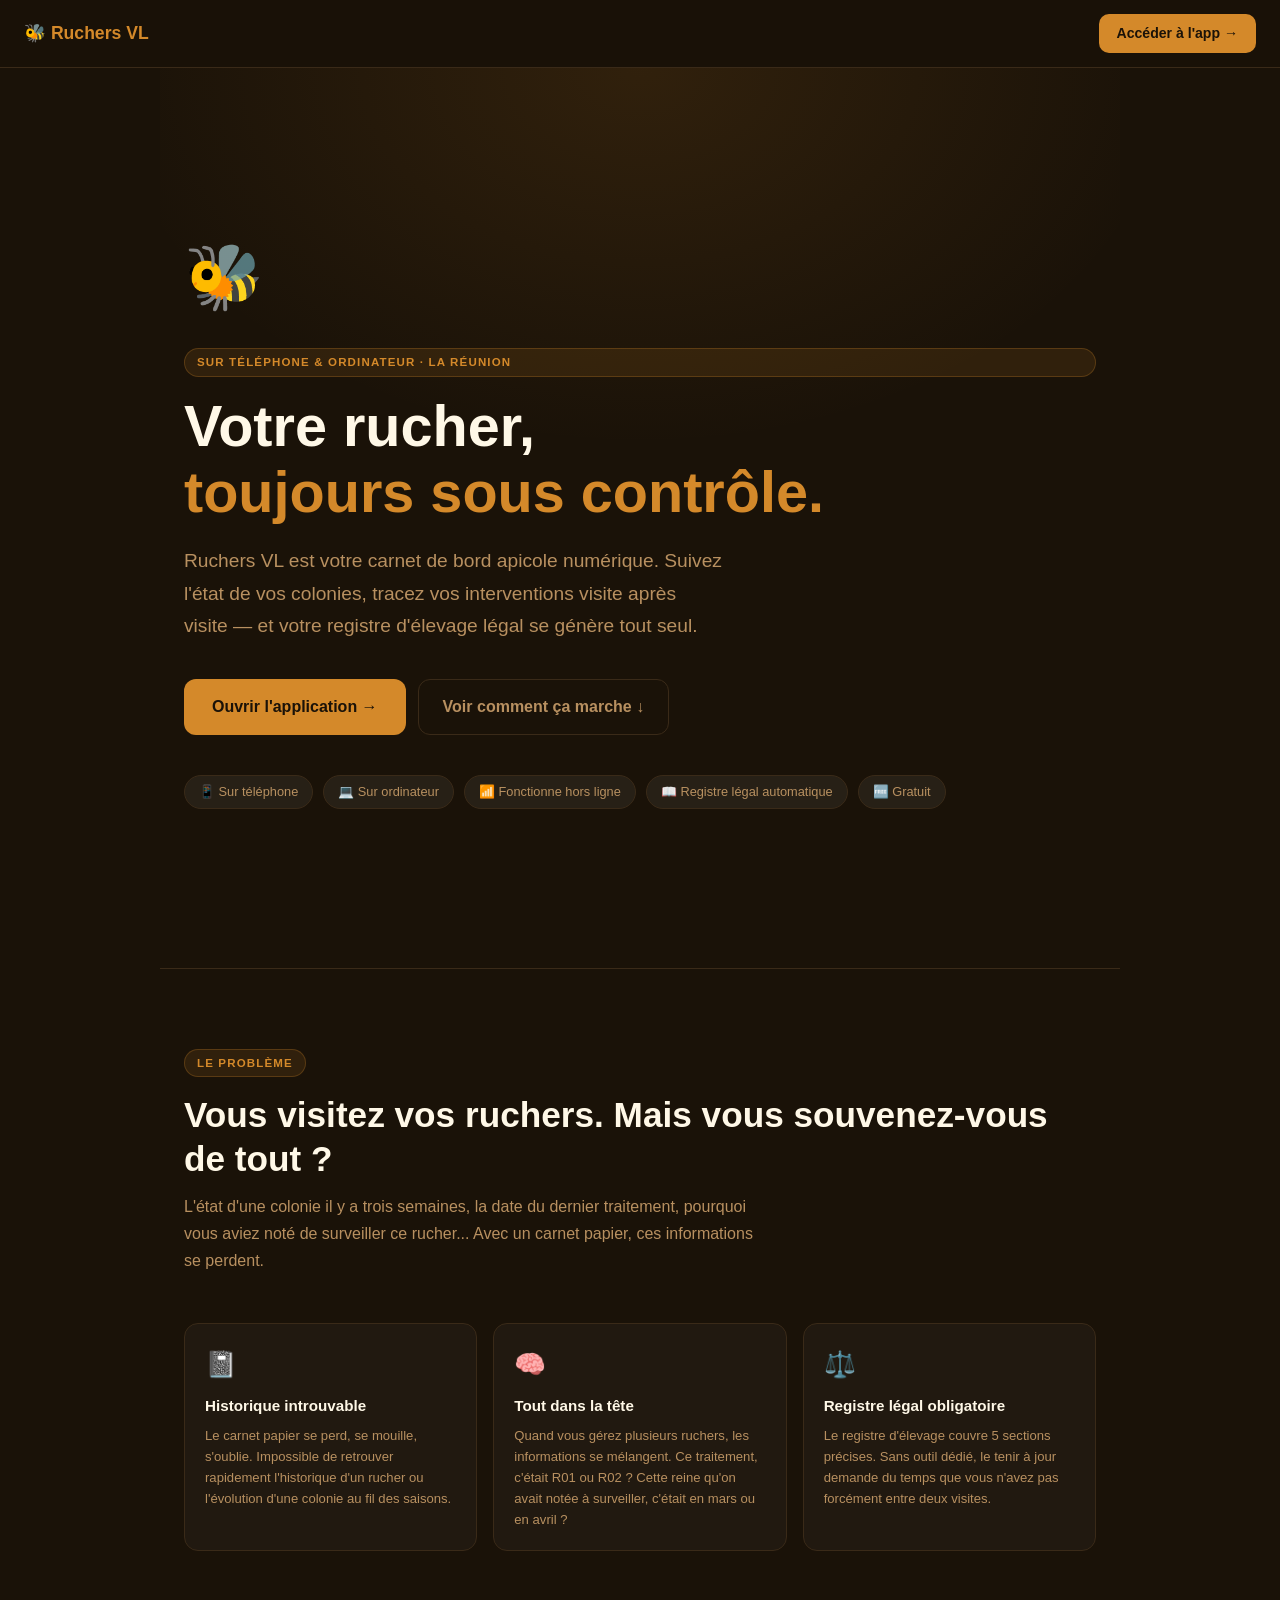
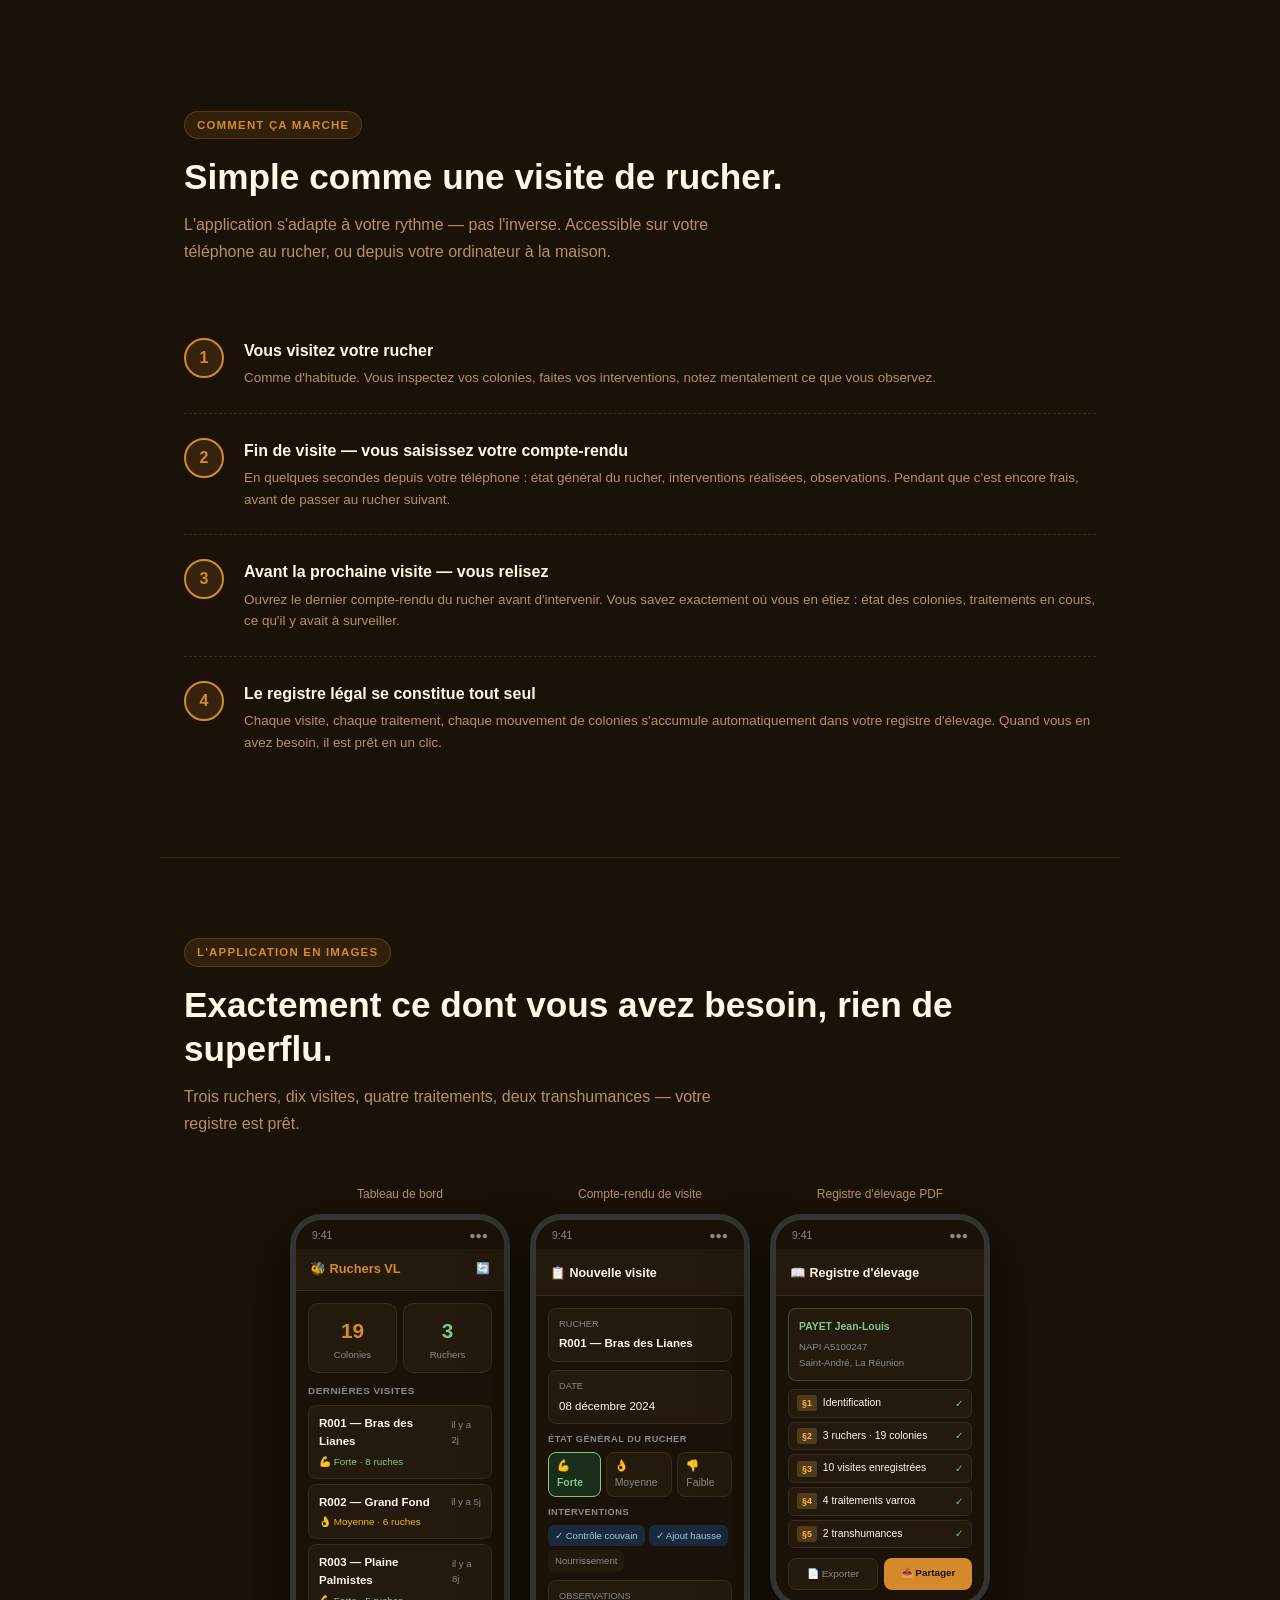
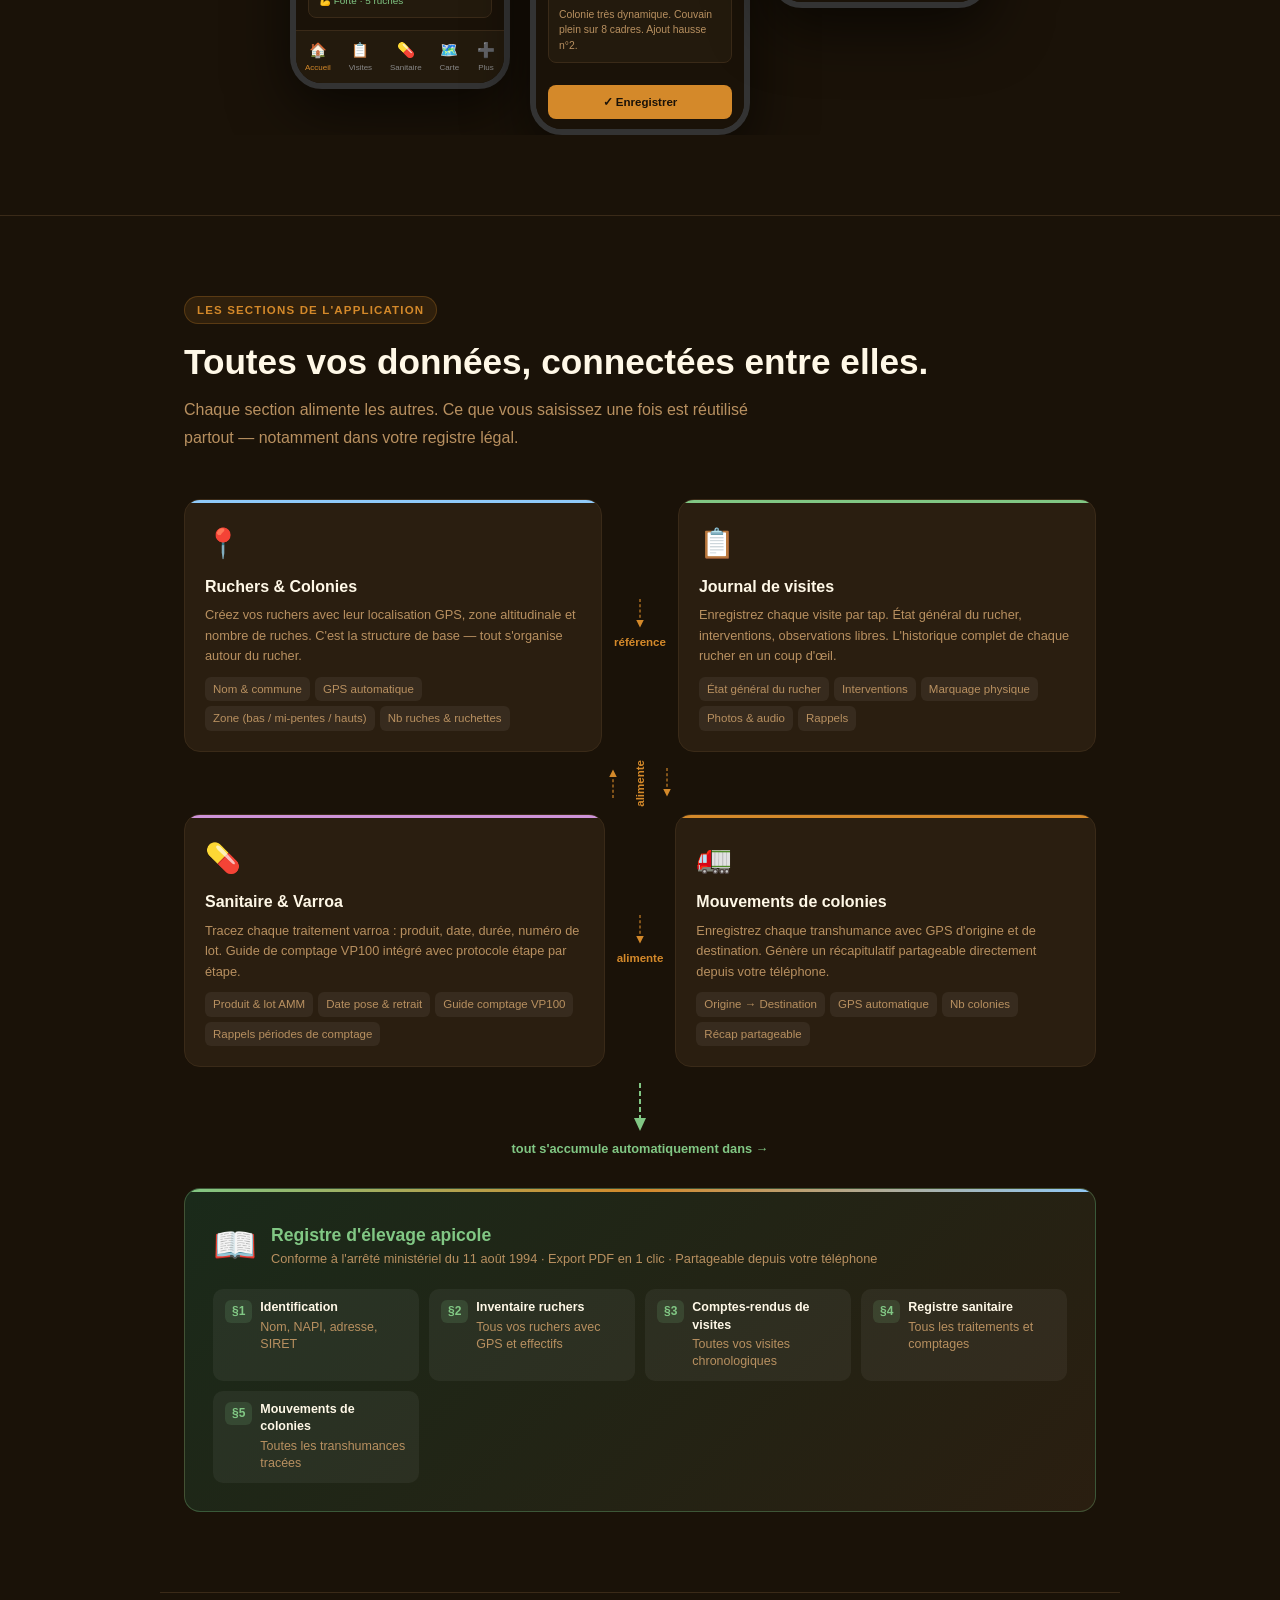
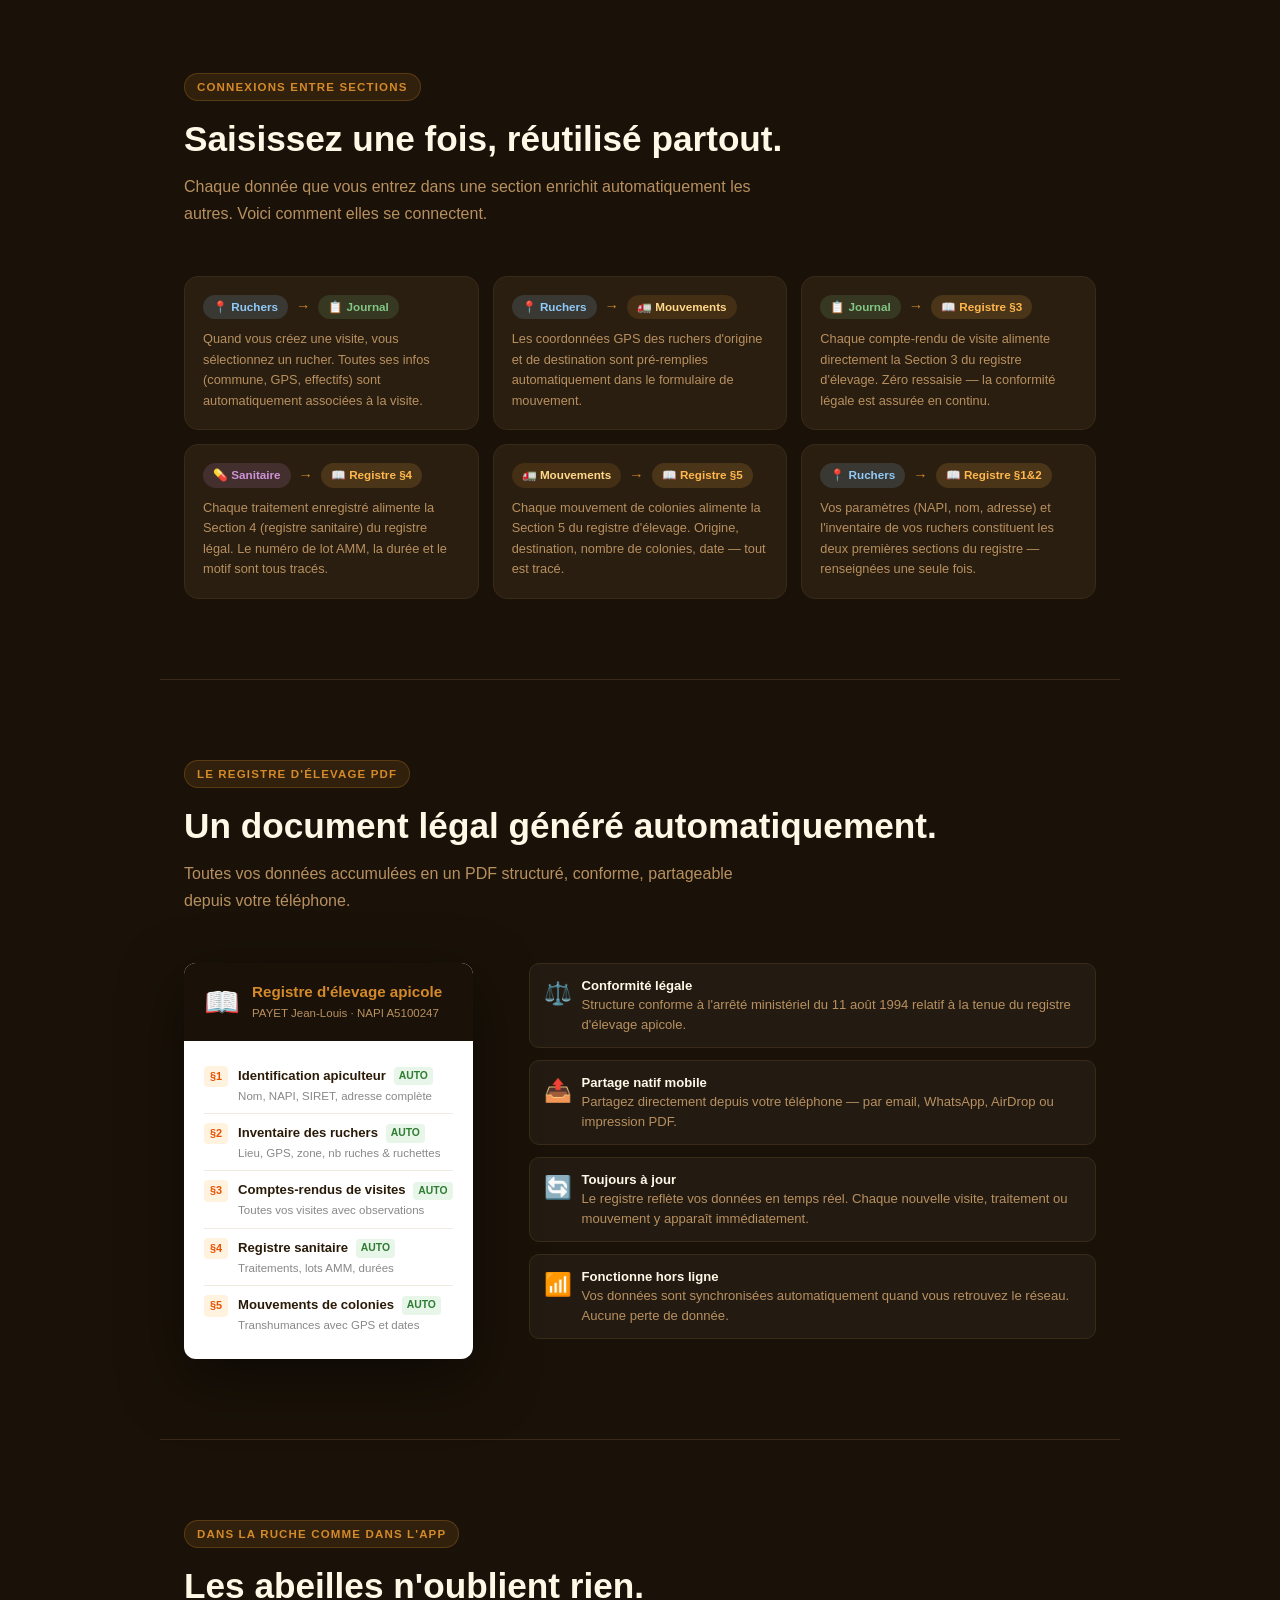
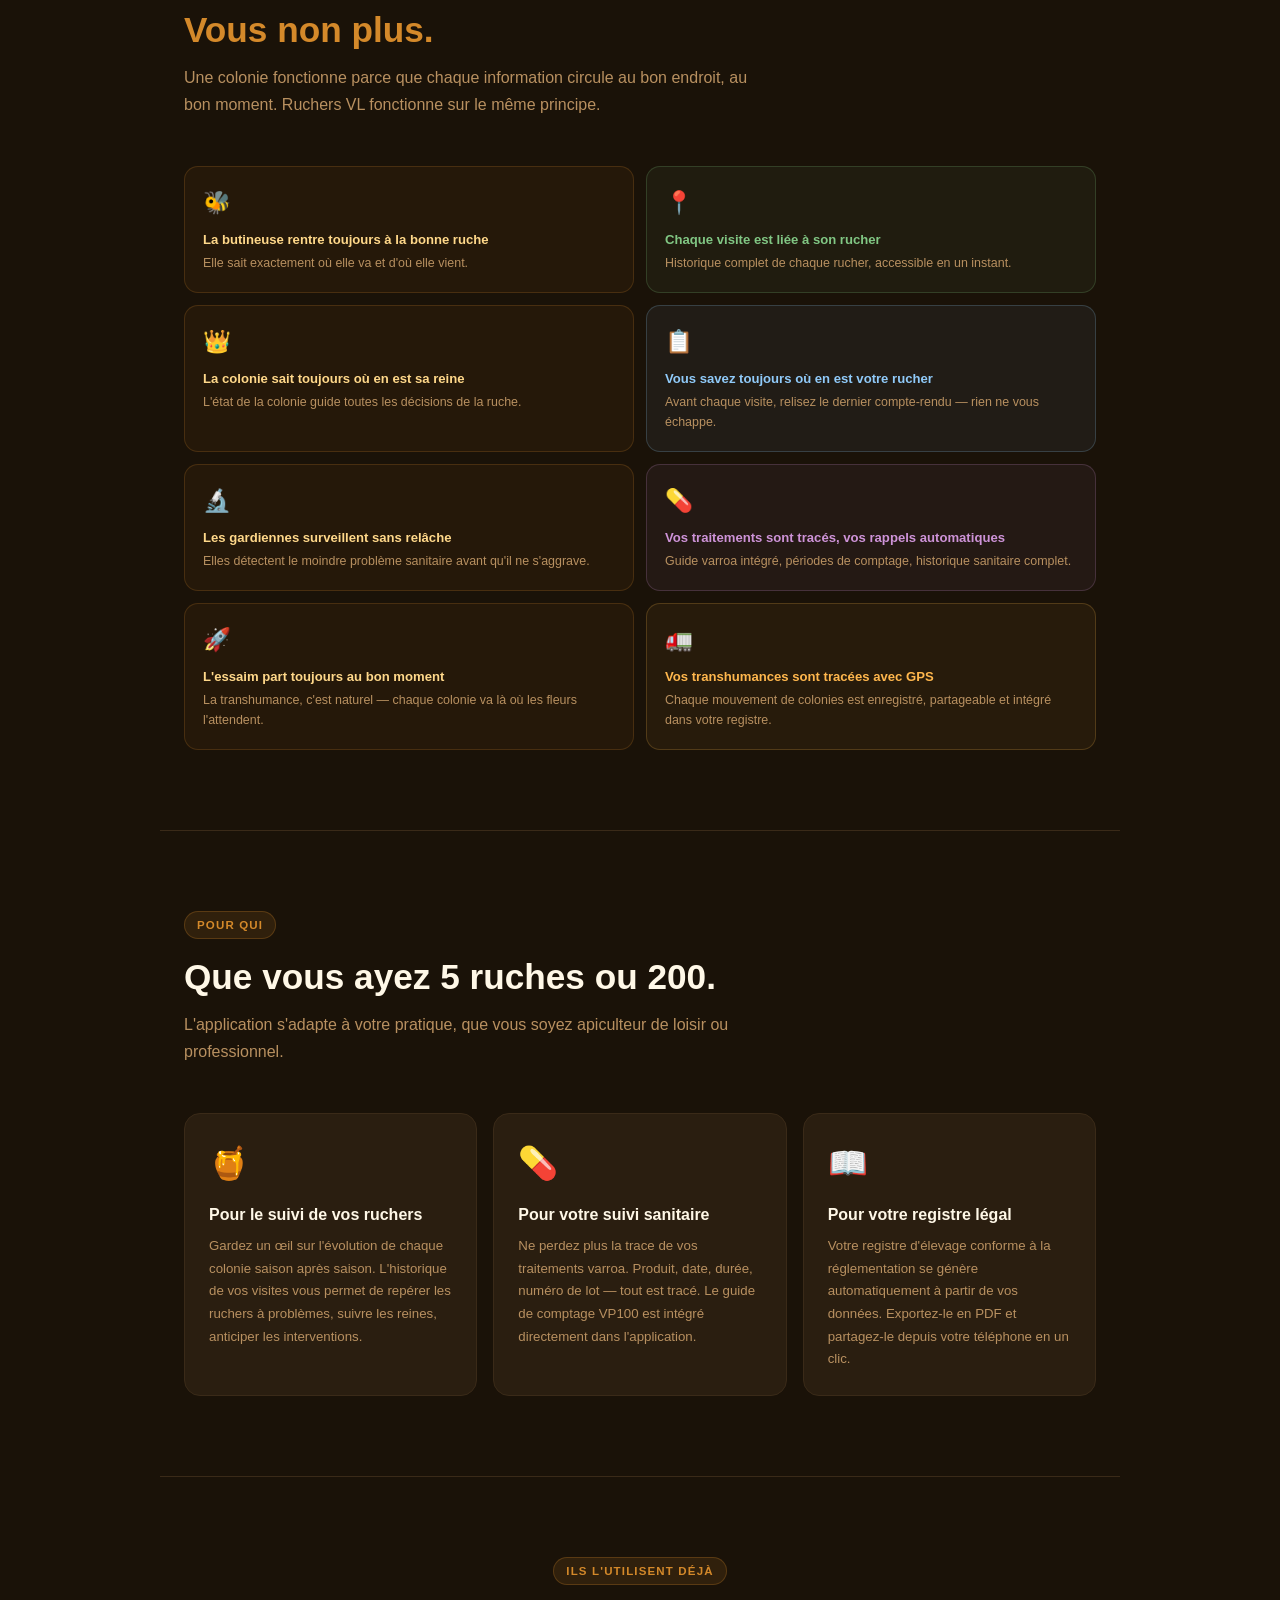
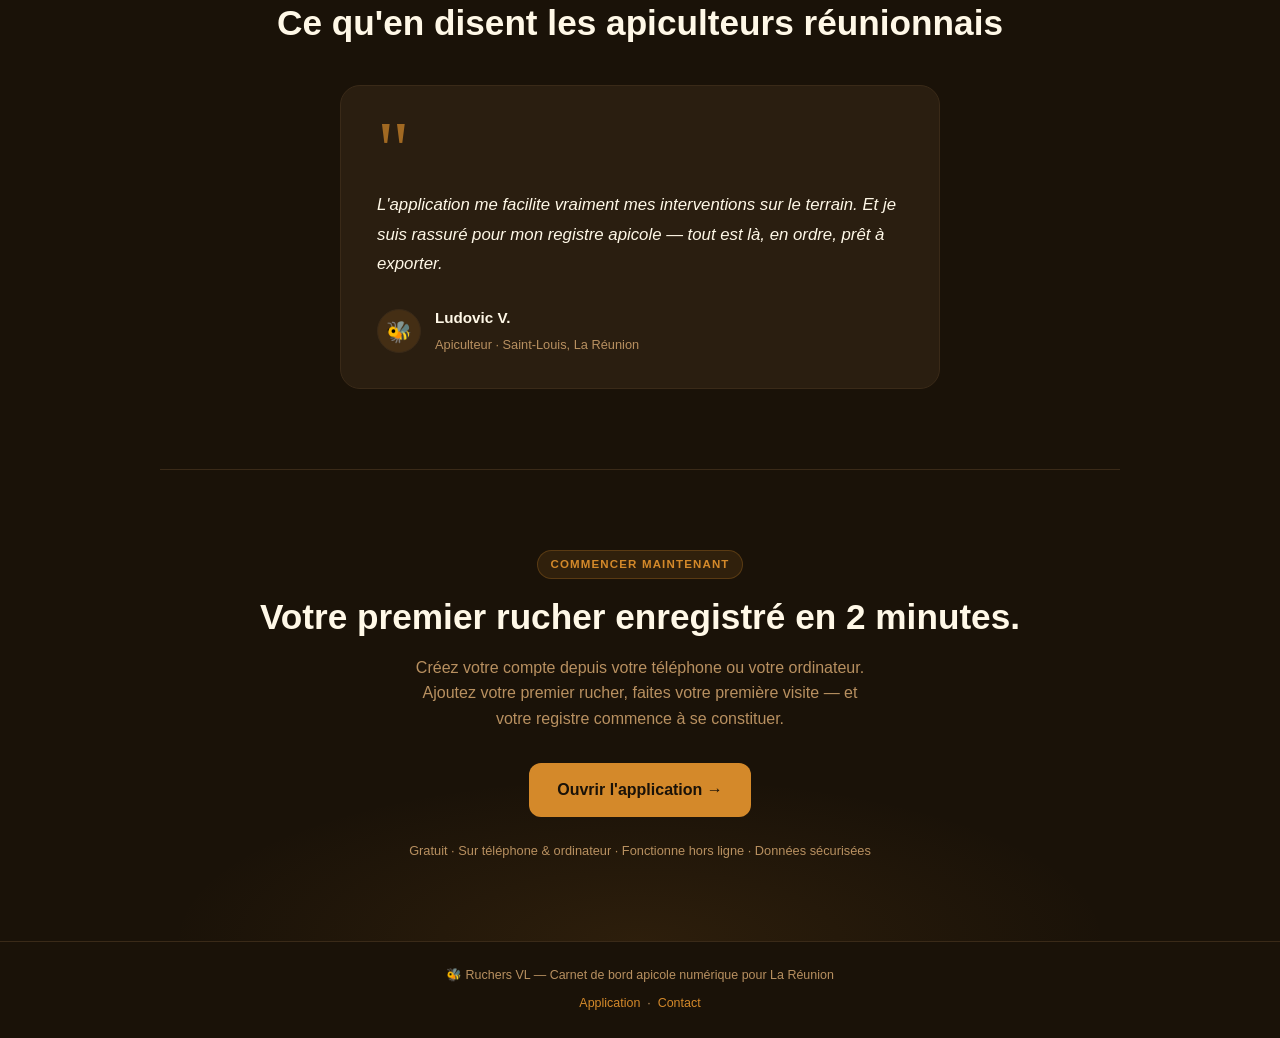
<file: index.html>
<!DOCTYPE html>
<html lang="fr">
<head>
<meta charset="UTF-8">
<meta name="viewport" content="width=device-width, initial-scale=1.0">
<title>Ruchers VL — Carnet de bord apicole numérique</title>
<meta name="description" content="Ruchers VL est votre carnet de bord apicole numérique. Suivez vos ruchers, tracez vos traitements et générez votre registre d'élevage légal automatiquement.">
<style>
  *, *::before, *::after { box-sizing: border-box; margin: 0; padding: 0; }

  :root {
    --honey: #D4892A;
    --honey-light: #FFD88A;
    --dark: #1A1208;
    --dark2: #231A0D;
    --card: #2a1e10;
    --border: #3a2a18;
    --soft: #b89060;
    --fg: #FFF8E7;
    --green: #81C784;
    --blue: #90CAF9;
    --purple: #CE93D8;
    --red: #EF9A9A;
  }

  html { scroll-behavior: smooth; }

  body {
    font-family: -apple-system, BlinkMacSystemFont, 'Segoe UI', sans-serif;
    background: var(--dark);
    color: var(--fg);
    line-height: 1.6;
    overflow-x: hidden;
  }

  /* ── NAV ── */
  nav {
    position: sticky; top: 0; z-index: 100;
    background: rgba(26,18,8,0.92);
    backdrop-filter: blur(12px);
    border-bottom: 1px solid var(--border);
    padding: 14px 24px;
    display: flex; align-items: center; justify-content: space-between;
  }
  .nav-logo { font-size: 1.1rem; font-weight: 800; color: var(--honey); }
  .nav-cta {
    background: var(--honey); color: var(--dark); font-weight: 700;
    padding: 8px 18px; border-radius: 10px; text-decoration: none;
    font-size: 0.88rem; transition: opacity 0.2s;
  }
  .nav-cta:hover { opacity: 0.85; }

  /* ── SECTIONS ── */
  section { padding: 80px 24px; max-width: 960px; margin: 0 auto; }
  .section-full { max-width: 100%; padding: 80px 0; }
  .section-full > .inner { max-width: 960px; margin: 0 auto; padding: 0 24px; }

  .label {
    display: inline-block;
    font-size: 0.72rem; font-weight: 700; text-transform: uppercase;
    letter-spacing: 0.1em; color: var(--honey);
    background: rgba(212,137,42,0.12); border: 1px solid rgba(212,137,42,0.25);
    border-radius: 20px; padding: 4px 12px; margin-bottom: 16px;
  }
  h2 {
    font-size: clamp(1.6rem, 4vw, 2.2rem);
    font-weight: 800; line-height: 1.25;
    margin-bottom: 12px;
  }
  .sub {
    font-size: 1rem; color: var(--soft); line-height: 1.7;
    max-width: 580px; margin-bottom: 48px;
  }

  /* ── HERO ── */
  #hero {
    min-height: 100vh;
    display: flex; flex-direction: column; justify-content: center;
    padding-top: 40px; padding-bottom: 40px;
    background: radial-gradient(ellipse 80% 60% at 50% 0%, rgba(212,137,42,0.12) 0%, transparent 70%);
  }
  .hero-bee { font-size: 4rem; margin-bottom: 20px; display: block; }
  #hero h1 {
    font-size: clamp(2.2rem, 6vw, 3.6rem);
    font-weight: 900; line-height: 1.15;
    margin-bottom: 20px;
  }
  .highlight { color: var(--honey); }
  #hero p {
    font-size: clamp(1rem, 2.5vw, 1.2rem);
    color: var(--soft); max-width: 540px;
    margin-bottom: 36px; line-height: 1.7;
  }
  .hero-btns { display: flex; gap: 12px; flex-wrap: wrap; }
  .btn-primary {
    background: var(--honey); color: var(--dark);
    font-weight: 800; font-size: 1rem;
    padding: 14px 28px; border-radius: 12px;
    text-decoration: none; transition: transform 0.15s, opacity 0.15s;
    display: inline-flex; align-items: center; gap: 8px;
  }
  .btn-primary:hover { transform: translateY(-2px); opacity: 0.9; }
  .btn-secondary {
    background: transparent; color: var(--soft);
    font-weight: 600; font-size: 1rem;
    padding: 14px 24px; border-radius: 12px;
    border: 1px solid var(--border);
    text-decoration: none; transition: border-color 0.15s, color 0.15s;
    display: inline-flex; align-items: center; gap: 8px;
  }
  .btn-secondary:hover { border-color: var(--honey); color: var(--honey); }
  .hero-badges {
    display: flex; gap: 10px; flex-wrap: wrap;
    margin-top: 40px;
  }
  .badge-pill {
    background: rgba(255,248,231,0.06);
    border: 1px solid var(--border);
    border-radius: 20px; padding: 6px 14px;
    font-size: 0.8rem; color: var(--soft);
    display: flex; align-items: center; gap: 6px;
  }

  /* ── PROBLÈME ── */
  #probleme { border-top: 1px solid var(--border); }
  .prob-grid {
    display: grid;
    grid-template-columns: repeat(auto-fit, minmax(260px, 1fr));
    gap: 16px; margin-top: 16px;
  }
  .prob-card {
    background: rgba(255,255,255,0.03);
    border: 1px solid var(--border);
    border-radius: 14px; padding: 20px;
  }
  .prob-card .icon { font-size: 1.6rem; margin-bottom: 10px; }
  .prob-card h3 { font-size: 0.95rem; font-weight: 700; margin-bottom: 6px; }
  .prob-card p { font-size: 0.82rem; color: var(--soft); line-height: 1.6; }
  .arrow-right {
    display: flex; align-items: center; justify-content: center;
    font-size: 1.4rem; color: var(--honey);
  }

  /* ── WORKFLOW ── */
  #workflow { border-top: 1px solid var(--border); }
  .workflow-steps {
    display: flex; flex-direction: column; gap: 0;
    position: relative; margin-top: 8px;
  }
  .workflow-step {
    display: flex; gap: 20px; align-items: flex-start;
    padding: 24px 0;
    border-bottom: 1px dashed var(--border);
  }
  .workflow-step:last-child { border-bottom: none; }
  .step-num {
    min-width: 40px; height: 40px;
    border-radius: 50%;
    background: rgba(212,137,42,0.15);
    border: 2px solid var(--honey);
    color: var(--honey); font-weight: 800; font-size: 1rem;
    display: flex; align-items: center; justify-content: center;
    flex-shrink: 0;
  }
  .step-content h3 { font-size: 1rem; font-weight: 700; margin-bottom: 4px; }
  .step-content p { font-size: 0.84rem; color: var(--soft); line-height: 1.6; }

  /* ── SECTIONS APP ── */
  #sections-app { border-top: 1px solid var(--border); }
  .sections-flow {
    display: flex; flex-direction: column; gap: 12px;
    margin-top: 8px;
  }
  .section-row {
    display: grid;
    grid-template-columns: 1fr auto 1fr;
    gap: 12px; align-items: center;
  }
  .app-section-card {
    background: var(--card);
    border: 1px solid var(--border);
    border-radius: 16px; padding: 20px;
    position: relative; overflow: hidden;
  }
  .app-section-card::before {
    content: ''; position: absolute;
    top: 0; left: 0; right: 0; height: 3px;
  }
  .card-ruchers::before { background: var(--blue); }
  .card-journal::before { background: var(--green); }
  .card-sanitaire::before { background: var(--purple); }
  .card-mouvements::before { background: var(--honey); }
  .card-registre::before { background: linear-gradient(90deg, var(--honey), var(--green)); }

  .card-icon { font-size: 1.8rem; margin-bottom: 8px; }
  .card-title { font-size: 1rem; font-weight: 800; margin-bottom: 6px; }
  .card-desc { font-size: 0.8rem; color: var(--soft); line-height: 1.6; margin-bottom: 10px; }
  .card-tags { display: flex; flex-wrap: wrap; gap: 5px; }
  .tag {
    background: rgba(255,255,255,0.06);
    border-radius: 6px; padding: 3px 8px;
    font-size: 0.72rem; color: var(--soft);
  }

  .flow-arrow {
    display: flex; flex-direction: column;
    align-items: center; gap: 4px;
    color: var(--honey); font-size: 0.72rem;
    font-weight: 600; white-space: nowrap;
  }
  .flow-arrow svg { width: 20px; height: 30px; }

  /* Registre card — pleine largeur */
  .registre-card {
    background: linear-gradient(135deg, #1a2a1a 0%, var(--card) 100%);
    border: 1px solid rgba(129,199,132,0.3);
    border-radius: 16px; padding: 28px;
    margin-top: 12px;
    position: relative; overflow: hidden;
  }
  .registre-card::before {
    content: '';
    position: absolute; top: 0; left: 0; right: 0; height: 3px;
    background: linear-gradient(90deg, var(--green), var(--honey), var(--blue));
  }
  .sections-list {
    display: grid;
    grid-template-columns: repeat(auto-fill, minmax(180px, 1fr));
    gap: 10px; margin-top: 16px;
  }
  .section-item {
    background: rgba(255,255,255,0.05);
    border-radius: 10px; padding: 10px 12px;
    display: flex; align-items: flex-start; gap: 8px;
  }
  .section-item .snum {
    background: rgba(129,199,132,0.15);
    color: var(--green); font-weight: 700;
    font-size: 0.75rem; border-radius: 6px;
    padding: 2px 7px; flex-shrink: 0; margin-top: 1px;
  }
  .section-item p { font-size: 0.78rem; color: var(--soft); line-height: 1.4; }
  .section-item p strong { color: var(--fg); display: block; margin-bottom: 2px; }

  /* ── CONNEXIONS ── */
  #connexions { border-top: 1px solid var(--border); }
  .connexion-grid {
    display: grid;
    grid-template-columns: repeat(auto-fill, minmax(280px, 1fr));
    gap: 14px; margin-top: 16px;
  }
  .connexion-card {
    background: var(--card);
    border: 1px solid var(--border);
    border-radius: 14px; padding: 18px;
  }
  .connexion-card .from-to {
    display: flex; align-items: center; gap: 8px;
    margin-bottom: 10px;
  }
  .chip {
    padding: 3px 10px; border-radius: 20px;
    font-size: 0.73rem; font-weight: 700;
  }
  .chip-blue { background: rgba(144,202,249,0.15); color: var(--blue); }
  .chip-green { background: rgba(129,199,132,0.15); color: var(--green); }
  .chip-purple { background: rgba(206,147,216,0.15); color: var(--purple); }
  .chip-honey { background: rgba(212,137,42,0.15); color: var(--honey-light); }
  .chip-amber { background: rgba(255,183,77,0.15); color: #FFB74D; }
  .connexion-card p { font-size: 0.8rem; color: var(--soft); line-height: 1.6; }

  /* ── PDF ── */
  #registre-pdf { border-top: 1px solid var(--border); }
  .pdf-preview {
    background: #fff;
    border-radius: 12px;
    overflow: hidden;
    box-shadow: 0 20px 60px rgba(0,0,0,0.5);
    max-width: 420px;
  }
  .pdf-header {
    background: var(--dark); padding: 16px 20px;
    display: flex; align-items: center; gap: 12px;
  }
  .pdf-header .icon { font-size: 1.8rem; }
  .pdf-header .info { flex: 1; }
  .pdf-header .title { font-size: 0.95rem; font-weight: 700; color: var(--honey); }
  .pdf-header .sub { font-size: 0.72rem; color: var(--soft); margin: 0; }
  .pdf-body { padding: 16px 20px; }
  .pdf-section {
    display: flex; align-items: flex-start; gap: 10px;
    padding: 8px 0;
    border-bottom: 1px solid #f0ebe0;
  }
  .pdf-section:last-child { border-bottom: none; }
  .pdf-num {
    background: #fff3e0; color: #E65100;
    font-size: 0.68rem; font-weight: 700;
    border-radius: 4px; padding: 2px 6px;
    flex-shrink: 0; margin-top: 1px;
  }
  .pdf-section .pdf-title { font-size: 0.82rem; font-weight: 700; color: #2a1a08; }
  .pdf-section .pdf-sub { font-size: 0.72rem; color: #888; margin-top: 1px; }
  .pdf-auto {
    background: #e8f5e9; color: #2E7D32;
    font-size: 0.65rem; font-weight: 600;
    border-radius: 4px; padding: 1px 5px;
    display: inline-block; margin-left: 4px; vertical-align: middle;
  }
  .pdf-info {
    display: flex; flex-direction: column; gap: 12px;
    margin-left: 24px;
  }
  .pdf-info-item {
    display: flex; align-items: flex-start; gap: 10px;
    padding: 12px 14px; border-radius: 10px;
    background: rgba(255,255,255,0.04);
    border: 1px solid var(--border);
  }
  .pdf-info-item p { font-size: 0.82rem; color: var(--soft); line-height: 1.5; }
  .pdf-info-item p strong { color: var(--fg); }

  /* ── POUR QUI ── */
  #pour-qui { border-top: 1px solid var(--border); }
  .audience-grid {
    display: grid;
    grid-template-columns: repeat(auto-fit, minmax(260px, 1fr));
    gap: 16px; margin-top: 16px;
  }
  .audience-card {
    background: var(--card);
    border: 1px solid var(--border);
    border-radius: 16px; padding: 24px;
  }
  .audience-card .icon { font-size: 2rem; margin-bottom: 12px; }
  .audience-card h3 { font-size: 1rem; font-weight: 800; margin-bottom: 8px; }
  .audience-card p { font-size: 0.83rem; color: var(--soft); line-height: 1.7; }

  /* ── TÉMOIGNAGE ── */
  #temoignage {
    border-top: 1px solid var(--border);
    text-align: center;
  }
  #temoignage h2 { margin-bottom: 40px; }
  .temoignage-card {
    max-width: 600px;
    margin: 0 auto;
    background: var(--card);
    border: 1px solid var(--border);
    border-radius: 20px;
    padding: 40px 36px 32px;
    position: relative;
    text-align: left;
  }
  .temoignage-quote {
    font-size: 5rem;
    line-height: 0.6;
    color: var(--honey);
    font-family: Georgia, serif;
    margin-bottom: 16px;
    opacity: 0.7;
  }
  .temoignage-texte {
    font-size: 1.05rem;
    line-height: 1.75;
    color: var(--text);
    font-style: italic;
    margin-bottom: 28px;
  }
  .temoignage-auteur {
    display: flex;
    align-items: center;
    gap: 14px;
  }
  .temoignage-avatar {
    width: 44px; height: 44px;
    background: rgba(212,137,42,0.15);
    border: 1px solid var(--border);
    border-radius: 50%;
    display: flex; align-items: center; justify-content: center;
    font-size: 1.3rem;
    flex-shrink: 0;
  }
  .temoignage-auteur strong { display: block; font-size: 0.95rem; color: var(--text); }
  .temoignage-auteur span { font-size: 0.8rem; color: var(--soft); }

  /* ── CTA FINAL ── */
  #cta-final {
    border-top: 1px solid var(--border);
    text-align: center;
    background: radial-gradient(ellipse 70% 50% at 50% 100%, rgba(212,137,42,0.1) 0%, transparent 70%);
  }
  #cta-final h2 { margin-bottom: 16px; }
  #cta-final p { color: var(--soft); margin-bottom: 32px; max-width: 460px; margin-left: auto; margin-right: auto; }

  /* ── FOOTER ── */
  footer {
    border-top: 1px solid var(--border);
    padding: 24px;
    text-align: center;
    font-size: 0.78rem; color: var(--soft);
  }
  footer a { color: var(--honey); text-decoration: none; }

  /* ── RESPONSIVE ── */
  @media (max-width: 640px) {
    .section-row { grid-template-columns: 1fr; }
    .flow-arrow { display: none; }
    .prob-card + .arrow-right { display: none; }
    .hero-btns { flex-direction: column; }
    .btn-primary, .btn-secondary { justify-content: center; }
  }
</style>
</head>
<body>

<!-- ── NAVIGATION ── -->
<nav>
  <span class="nav-logo">🐝 Ruchers VL</span>
  <a href="https://haotakush.github.io/ruchers-vl/app/" class="nav-cta">Accéder à l'app →</a>
</nav>

<!-- ── HERO ── -->
<section id="hero">
  <span class="hero-bee">🐝</span>
  <div class="label">Sur téléphone & ordinateur · La Réunion</div>
  <h1>
    Votre rucher,<br>
    <span class="highlight">toujours sous contrôle.</span>
  </h1>
  <p>
    Ruchers VL est votre carnet de bord apicole numérique. Suivez l'état de vos colonies,
    tracez vos interventions visite après visite — et votre registre d'élevage légal se génère tout seul.
  </p>
  <div class="hero-btns">
    <a href="https://haotakush.github.io/ruchers-vl/app/" class="btn-primary">
      Ouvrir l'application →
    </a>
    <a href="#comment-ca-marche" class="btn-secondary">
      Voir comment ça marche ↓
    </a>
  </div>
  <div class="hero-badges">
    <span class="badge-pill">📱 Sur téléphone</span>
    <span class="badge-pill">💻 Sur ordinateur</span>
    <span class="badge-pill">📶 Fonctionne hors ligne</span>
    <span class="badge-pill">📖 Registre légal automatique</span>
    <span class="badge-pill">🆓 Gratuit</span>
  </div>
</section>

<!-- ── LE PROBLÈME ── -->
<section id="probleme">
  <div class="label">Le problème</div>
  <h2>Vous visitez vos ruchers. Mais vous souvenez-vous de tout ?</h2>
  <p class="sub">L'état d'une colonie il y a trois semaines, la date du dernier traitement, pourquoi vous aviez noté de surveiller ce rucher... Avec un carnet papier, ces informations se perdent.</p>
  <div class="prob-grid">
    <div class="prob-card">
      <div class="icon">📓</div>
      <h3>Historique introuvable</h3>
      <p>Le carnet papier se perd, se mouille, s'oublie. Impossible de retrouver rapidement l'historique d'un rucher ou l'évolution d'une colonie au fil des saisons.</p>
    </div>
    <div class="prob-card">
      <div class="icon">🧠</div>
      <h3>Tout dans la tête</h3>
      <p>Quand vous gérez plusieurs ruchers, les informations se mélangent. Ce traitement, c'était R01 ou R02 ? Cette reine qu'on avait notée à surveiller, c'était en mars ou en avril ?</p>
    </div>
    <div class="prob-card">
      <div class="icon">⚖️</div>
      <h3>Registre légal obligatoire</h3>
      <p>Le registre d'élevage couvre 5 sections précises. Sans outil dédié, le tenir à jour demande du temps que vous n'avez pas forcément entre deux visites.</p>
    </div>
  </div>
</section>

<!-- ── COMMENT ÇA MARCHE ── -->
<section id="comment-ca-marche">
  <div class="label">Comment ça marche</div>
  <h2>Simple comme une visite de rucher.</h2>
  <p class="sub">L'application s'adapte à votre rythme — pas l'inverse. Accessible sur votre téléphone au rucher, ou depuis votre ordinateur à la maison.</p>
  <div class="workflow-steps">
    <div class="workflow-step">
      <div class="step-num">1</div>
      <div class="step-content">
        <h3>Vous visitez votre rucher</h3>
        <p>Comme d'habitude. Vous inspectez vos colonies, faites vos interventions, notez mentalement ce que vous observez.</p>
      </div>
    </div>
    <div class="workflow-step">
      <div class="step-num">2</div>
      <div class="step-content">
        <h3>Fin de visite — vous saisissez votre compte-rendu</h3>
        <p>En quelques secondes depuis votre téléphone : état général du rucher, interventions réalisées, observations. Pendant que c'est encore frais, avant de passer au rucher suivant.</p>
      </div>
    </div>
    <div class="workflow-step">
      <div class="step-num">3</div>
      <div class="step-content">
        <h3>Avant la prochaine visite — vous relisez</h3>
        <p>Ouvrez le dernier compte-rendu du rucher avant d'intervenir. Vous savez exactement où vous en étiez : état des colonies, traitements en cours, ce qu'il y avait à surveiller.</p>
      </div>
    </div>
    <div class="workflow-step">
      <div class="step-num">4</div>
      <div class="step-content">
        <h3>Le registre légal se constitue tout seul</h3>
        <p>Chaque visite, chaque traitement, chaque mouvement de colonies s'accumule automatiquement dans votre registre d'élevage. Quand vous en avez besoin, il est prêt en un clic.</p>
      </div>
    </div>
  </div>
</section>

<!-- ── MAQUETTES APP ── -->
<section id="apercu" style="border-top: 1px solid var(--border);">
  <div class="label">L'application en images</div>
  <h2>Exactement ce dont vous avez besoin, rien de superflu.</h2>
  <p class="sub">Trois ruchers, dix visites, quatre traitements, deux transhumances — votre registre est prêt.</p>

  <div style="display:flex; gap:20px; flex-wrap:wrap; justify-content:center; margin-top:8px; overflow-x:auto;">

    <!-- TÉLÉPHONE 1 — Dashboard -->
    <div style="flex-shrink:0;">
      <div style="font-size:0.75rem; color:var(--soft); text-align:center; margin-bottom:10px;">Tableau de bord</div>
      <div style="width:220px; background:#1A1208; border-radius:32px; border:6px solid #333; overflow:hidden; box-shadow:0 20px 60px rgba(0,0,0,0.6);">
        <!-- Status bar -->
        <div style="background:#1A1208; padding:8px 16px 4px; display:flex; justify-content:space-between; align-items:center;">
          <span style="font-size:0.65rem; color:#888;">9:41</span>
          <span style="font-size:0.65rem; color:#888;">●●●</span>
        </div>
        <!-- Topbar -->
        <div style="background:#231A0D; padding:10px 14px; display:flex; justify-content:space-between; align-items:center; border-bottom:1px solid #3a2a18;">
          <span style="font-size:0.8rem; font-weight:700; color:#D4892A;">🐝 Ruchers VL</span>
          <span style="font-size:0.7rem; color:#888;">🔄</span>
        </div>
        <!-- Content -->
        <div style="padding:12px; background:#1A1208;">
          <!-- Stats row -->
          <div style="display:grid; grid-template-columns:1fr 1fr; gap:6px; margin-bottom:10px;">
            <div style="background:#231A0D; border-radius:10px; padding:10px; text-align:center; border:1px solid #3a2a18;">
              <div style="font-size:1.3rem; font-weight:800; color:#D4892A;">19</div>
              <div style="font-size:0.6rem; color:#888;">Colonies</div>
            </div>
            <div style="background:#231A0D; border-radius:10px; padding:10px; text-align:center; border:1px solid #3a2a18;">
              <div style="font-size:1.3rem; font-weight:800; color:#81C784;">3</div>
              <div style="font-size:0.6rem; color:#888;">Ruchers</div>
            </div>
          </div>
          <!-- Rucher cards -->
          <div style="font-size:0.62rem; color:#888; margin-bottom:6px; font-weight:600; text-transform:uppercase; letter-spacing:0.05em;">Dernières visites</div>
          <div style="background:#231A0D; border-radius:8px; padding:8px 10px; margin-bottom:5px; border:1px solid #3a2a18;">
            <div style="display:flex; justify-content:space-between; align-items:center;">
              <span style="font-size:0.72rem; font-weight:600; color:#FFF8E7;">R001 — Bras des Lianes</span>
              <span style="font-size:0.6rem; color:#888;">il y a 2j</span>
            </div>
            <div style="font-size:0.62rem; color:#81C784; margin-top:3px;">💪 Forte · 8 ruches</span></div>
          </div>
          <div style="background:#231A0D; border-radius:8px; padding:8px 10px; margin-bottom:5px; border:1px solid #3a2a18;">
            <div style="display:flex; justify-content:space-between; align-items:center;">
              <span style="font-size:0.72rem; font-weight:600; color:#FFF8E7;">R002 — Grand Fond</span>
              <span style="font-size:0.6rem; color:#888;">il y a 5j</span>
            </div>
            <div style="font-size:0.62rem; color:#FFB300; margin-top:3px;">👌 Moyenne · 6 ruches</span></div>
          </div>
          <div style="background:#231A0D; border-radius:8px; padding:8px 10px; border:1px solid #3a2a18;">
            <div style="display:flex; justify-content:space-between; align-items:center;">
              <span style="font-size:0.72rem; font-weight:600; color:#FFF8E7;">R003 — Plaine Palmistes</span>
              <span style="font-size:0.6rem; color:#888;">il y a 8j</span>
            </div>
            <div style="font-size:0.62rem; color:#81C784; margin-top:3px;">💪 Forte · 5 ruches</span></div>
          </div>
        </div>
        <!-- Bottom nav -->
        <div style="background:#231A0D; border-top:1px solid #3a2a18; padding:8px 0; display:flex; justify-content:space-around;">
          <div style="text-align:center;"><div style="font-size:0.9rem;">🏠</div><div style="font-size:0.5rem; color:#D4892A;">Accueil</div></div>
          <div style="text-align:center;"><div style="font-size:0.9rem;">📋</div><div style="font-size:0.5rem; color:#888;">Visites</div></div>
          <div style="text-align:center;"><div style="font-size:0.9rem;">💊</div><div style="font-size:0.5rem; color:#888;">Sanitaire</div></div>
          <div style="text-align:center;"><div style="font-size:0.9rem;">🗺️</div><div style="font-size:0.5rem; color:#888;">Carte</div></div>
          <div style="text-align:center;"><div style="font-size:0.9rem;">➕</div><div style="font-size:0.5rem; color:#888;">Plus</div></div>
        </div>
      </div>
    </div>

    <!-- TÉLÉPHONE 2 — Compte-rendu de visite -->
    <div style="flex-shrink:0;">
      <div style="font-size:0.75rem; color:var(--soft); text-align:center; margin-bottom:10px;">Compte-rendu de visite</div>
      <div style="width:220px; background:#1A1208; border-radius:32px; border:6px solid #333; overflow:hidden; box-shadow:0 20px 60px rgba(0,0,0,0.6);">
        <div style="background:#1A1208; padding:8px 16px 4px; display:flex; justify-content:space-between;">
          <span style="font-size:0.65rem; color:#888;">9:41</span>
          <span style="font-size:0.65rem; color:#888;">●●●</span>
        </div>
        <div style="background:#231A0D; padding:10px 14px; border-bottom:1px solid #3a2a18;">
          <span style="font-size:0.78rem; font-weight:700; color:#FFF8E7;">📋 Nouvelle visite</span>
        </div>
        <div style="padding:12px; background:#1A1208;">
          <!-- Date & rucher -->
          <div style="background:#231A0D; border-radius:8px; padding:8px 10px; margin-bottom:8px; border:1px solid #3a2a18;">
            <div style="font-size:0.58rem; color:#888; margin-bottom:3px;">RUCHER</div>
            <div style="font-size:0.72rem; color:#FFF8E7; font-weight:600;">R001 — Bras des Lianes</div>
          </div>
          <div style="background:#231A0D; border-radius:8px; padding:8px 10px; margin-bottom:8px; border:1px solid #3a2a18;">
            <div style="font-size:0.58rem; color:#888; margin-bottom:3px;">DATE</div>
            <div style="font-size:0.72rem; color:#FFF8E7;">08 décembre 2024</div>
          </div>
          <!-- État général -->
          <div style="font-size:0.58rem; color:#888; margin-bottom:5px; font-weight:600; text-transform:uppercase; letter-spacing:0.05em;">État général du rucher</div>
          <div style="display:flex; gap:5px; margin-bottom:8px;">
            <div style="background:#1a2d1a; border:1px solid #81C784; border-radius:8px; padding:5px 8px; font-size:0.65rem; color:#81C784; font-weight:600;">💪 Forte</div>
            <div style="background:#231A0D; border:1px solid #3a2a18; border-radius:8px; padding:5px 8px; font-size:0.65rem; color:#888;">👌 Moyenne</div>
            <div style="background:#231A0D; border:1px solid #3a2a18; border-radius:8px; padding:5px 8px; font-size:0.65rem; color:#888;">👎 Faible</div>
          </div>
          <!-- Interventions -->
          <div style="font-size:0.58rem; color:#888; margin-bottom:5px; font-weight:600; text-transform:uppercase; letter-spacing:0.05em;">Interventions</div>
          <div style="display:flex; flex-wrap:wrap; gap:4px; margin-bottom:8px;">
            <div style="background:#1a2a3a; border-radius:6px; padding:3px 7px; font-size:0.6rem; color:#90CAF9;">✓ Contrôle couvain</div>
            <div style="background:#1a2a3a; border-radius:6px; padding:3px 7px; font-size:0.6rem; color:#90CAF9;">✓ Ajout hausse</div>
            <div style="background:#231A0D; border-radius:6px; padding:3px 7px; font-size:0.6rem; color:#888;">Nourrissement</div>
          </div>
          <!-- Obs -->
          <div style="background:#231A0D; border-radius:8px; padding:8px 10px; border:1px solid #3a2a18;">
            <div style="font-size:0.58rem; color:#888; margin-bottom:3px;">OBSERVATIONS</div>
            <div style="font-size:0.65rem; color:#b89060; line-height:1.5;">Colonie très dynamique. Couvain plein sur 8 cadres. Ajout hausse n°2.</div>
          </div>
        </div>
        <div style="padding:10px 12px; background:#1A1208;">
          <div style="background:#D4892A; border-radius:8px; padding:8px; text-align:center; font-size:0.72rem; font-weight:700; color:#1A1208;">✓ Enregistrer</div>
        </div>
      </div>
    </div>

    <!-- TÉLÉPHONE 3 — Registre PDF -->
    <div style="flex-shrink:0;">
      <div style="font-size:0.75rem; color:var(--soft); text-align:center; margin-bottom:10px;">Registre d'élevage PDF</div>
      <div style="width:220px; background:#1A1208; border-radius:32px; border:6px solid #333; overflow:hidden; box-shadow:0 20px 60px rgba(0,0,0,0.6);">
        <div style="background:#1A1208; padding:8px 16px 4px; display:flex; justify-content:space-between;">
          <span style="font-size:0.65rem; color:#888;">9:41</span>
          <span style="font-size:0.65rem; color:#888;">●●●</span>
        </div>
        <div style="background:#231A0D; padding:10px 14px; border-bottom:1px solid #3a2a18;">
          <span style="font-size:0.78rem; font-weight:700; color:#FFF8E7;">📖 Registre d'élevage</span>
        </div>
        <div style="padding:12px; background:#1A1208;">
          <!-- Header registre -->
          <div style="background:#231A0D; border-radius:8px; padding:10px; margin-bottom:8px; border:1px solid rgba(129,199,132,0.3);">
            <div style="font-size:0.65rem; font-weight:700; color:#81C784; margin-bottom:4px;">PAYET Jean-Louis</div>
            <div style="font-size:0.6rem; color:#888;">NAPI A5100247</div>
            <div style="font-size:0.6rem; color:#888;">Saint-André, La Réunion</div>
          </div>
          <!-- Sections -->
          <div style="display:flex; flex-direction:column; gap:4px; margin-bottom:10px;">
            <div style="display:flex; align-items:center; gap:6px; padding:5px 8px; background:#231A0D; border-radius:6px; border:1px solid #3a2a18;">
              <span style="background:rgba(255,183,77,0.2); color:#FFB74D; font-size:0.55rem; font-weight:700; padding:1px 5px; border-radius:3px;">§1</span>
              <span style="font-size:0.65rem; color:#FFF8E7;">Identification</span>
              <span style="margin-left:auto; font-size:0.6rem; color:#81C784;">✓</span>
            </div>
            <div style="display:flex; align-items:center; gap:6px; padding:5px 8px; background:#231A0D; border-radius:6px; border:1px solid #3a2a18;">
              <span style="background:rgba(255,183,77,0.2); color:#FFB74D; font-size:0.55rem; font-weight:700; padding:1px 5px; border-radius:3px;">§2</span>
              <span style="font-size:0.65rem; color:#FFF8E7;">3 ruchers · 19 colonies</span>
              <span style="margin-left:auto; font-size:0.6rem; color:#81C784;">✓</span>
            </div>
            <div style="display:flex; align-items:center; gap:6px; padding:5px 8px; background:#231A0D; border-radius:6px; border:1px solid #3a2a18;">
              <span style="background:rgba(255,183,77,0.2); color:#FFB74D; font-size:0.55rem; font-weight:700; padding:1px 5px; border-radius:3px;">§3</span>
              <span style="font-size:0.65rem; color:#FFF8E7;">10 visites enregistrées</span>
              <span style="margin-left:auto; font-size:0.6rem; color:#81C784;">✓</span>
            </div>
            <div style="display:flex; align-items:center; gap:6px; padding:5px 8px; background:#231A0D; border-radius:6px; border:1px solid #3a2a18;">
              <span style="background:rgba(255,183,77,0.2); color:#FFB74D; font-size:0.55rem; font-weight:700; padding:1px 5px; border-radius:3px;">§4</span>
              <span style="font-size:0.65rem; color:#FFF8E7;">4 traitements varroa</span>
              <span style="margin-left:auto; font-size:0.6rem; color:#81C784;">✓</span>
            </div>
            <div style="display:flex; align-items:center; gap:6px; padding:5px 8px; background:#231A0D; border-radius:6px; border:1px solid #3a2a18;">
              <span style="background:rgba(255,183,77,0.2); color:#FFB74D; font-size:0.55rem; font-weight:700; padding:1px 5px; border-radius:3px;">§5</span>
              <span style="font-size:0.65rem; color:#FFF8E7;">2 transhumances</span>
              <span style="margin-left:auto; font-size:0.6rem; color:#81C784;">✓</span>
            </div>
          </div>
          <!-- Boutons -->
          <div style="display:flex; gap:6px;">
            <div style="flex:1; background:#231A0D; border:1px solid #3a2a18; border-radius:8px; padding:7px; text-align:center; font-size:0.62rem; color:#888;">📄 Exporter</div>
            <div style="flex:1; background:#D4892A; border-radius:8px; padding:7px; text-align:center; font-size:0.62rem; font-weight:700; color:#1A1208;">📤 Partager</div>
          </div>
        </div>
      </div>
    </div>

  </div>
</section>

<!-- ── SECTIONS DE L'APP ── -->
<div class="section-full" id="sections-app" style="border-top: 1px solid var(--border); padding: 80px 0;">
  <div class="inner">
    <div class="label">Les sections de l'application</div>
    <h2>Toutes vos données, connectées entre elles.</h2>
    <p class="sub">Chaque section alimente les autres. Ce que vous saisissez une fois est réutilisé partout — notamment dans votre registre légal.</p>

    <!-- Ligne 1 : Ruchers + Journal -->
    <div class="section-row">
      <div class="app-section-card card-ruchers">
        <div class="card-icon">📍</div>
        <div class="card-title">Ruchers & Colonies</div>
        <div class="card-desc">
          Créez vos ruchers avec leur localisation GPS, zone altitudinale et nombre de ruches. C'est la structure de base — tout s'organise autour du rucher.
        </div>
        <div class="card-tags">
          <span class="tag">Nom & commune</span>
          <span class="tag">GPS automatique</span>
          <span class="tag">Zone (bas / mi-pentes / hauts)</span>
          <span class="tag">Nb ruches & ruchettes</span>
        </div>
      </div>
      <div class="flow-arrow">
        <svg viewBox="0 0 20 40" fill="none">
          <line x1="10" y1="0" x2="10" y2="32" stroke="#D4892A" stroke-width="1.5" stroke-dasharray="4 3"/>
          <polygon points="5,28 15,28 10,38" fill="#D4892A"/>
        </svg>
        <span>référence</span>
      </div>
      <div class="app-section-card card-journal">
        <div class="card-icon">📋</div>
        <div class="card-title">Journal de visites</div>
        <div class="card-desc">
          Enregistrez chaque visite par tap. État général du rucher, interventions, observations libres. L'historique complet de chaque rucher en un coup d'œil.
        </div>
        <div class="card-tags">
          <span class="tag">État général du rucher</span>
          <span class="tag">Interventions</span>
          <span class="tag">Marquage physique</span>
          <span class="tag">Photos & audio</span>
          <span class="tag">Rappels</span>
        </div>
      </div>
    </div>

    <!-- Flèche centrale vers le bas -->
    <div style="display:flex; justify-content:center; padding: 8px 0;">
      <div class="flow-arrow" style="flex-direction:row; gap:8px;">
        <svg viewBox="0 0 20 40" fill="none" style="transform: rotate(180deg);">
          <line x1="10" y1="0" x2="10" y2="32" stroke="#D4892A" stroke-width="1.5" stroke-dasharray="4 3"/>
          <polygon points="5,28 15,28 10,38" fill="#D4892A"/>
        </svg>
        <span style="writing-mode:vertical-lr; transform:rotate(180deg); color:var(--honey); font-size:0.72rem; font-weight:600;">alimente</span>
        <svg viewBox="0 0 20 40" fill="none">
          <line x1="10" y1="0" x2="10" y2="32" stroke="#D4892A" stroke-width="1.5" stroke-dasharray="4 3"/>
          <polygon points="5,28 15,28 10,38" fill="#D4892A"/>
        </svg>
      </div>
    </div>

    <!-- Ligne 2 : Sanitaire + Mouvements -->
    <div class="section-row">
      <div class="app-section-card card-sanitaire">
        <div class="card-icon">💊</div>
        <div class="card-title">Sanitaire & Varroa</div>
        <div class="card-desc">
          Tracez chaque traitement varroa : produit, date, durée, numéro de lot. Guide de comptage VP100 intégré avec protocole étape par étape.
        </div>
        <div class="card-tags">
          <span class="tag">Produit & lot AMM</span>
          <span class="tag">Date pose & retrait</span>
          <span class="tag">Guide comptage VP100</span>
          <span class="tag">Rappels périodes de comptage</span>
        </div>
      </div>
      <div class="flow-arrow">
        <svg viewBox="0 0 20 40" fill="none">
          <line x1="10" y1="0" x2="10" y2="32" stroke="#D4892A" stroke-width="1.5" stroke-dasharray="4 3"/>
          <polygon points="5,28 15,28 10,38" fill="#D4892A"/>
        </svg>
        <span>alimente</span>
      </div>
      <div class="app-section-card card-mouvements">
        <div class="card-icon">🚛</div>
        <div class="card-title">Mouvements de colonies</div>
        <div class="card-desc">
          Enregistrez chaque transhumance avec GPS d'origine et de destination. Génère un récapitulatif partageable directement depuis votre téléphone.
        </div>
        <div class="card-tags">
          <span class="tag">Origine → Destination</span>
          <span class="tag">GPS automatique</span>
          <span class="tag">Nb colonies</span>
          <span class="tag">Récap partageable</span>
        </div>
      </div>
    </div>

    <!-- Flèche vers le registre -->
    <div style="display:flex; flex-direction:column; align-items:center; padding: 16px 0; gap: 6px;">
      <svg viewBox="0 0 20 50" fill="none" style="width:20px; height:50px;">
        <line x1="10" y1="0" x2="10" y2="40" stroke="#81C784" stroke-width="2" stroke-dasharray="5 3"/>
        <polygon points="4,35 16,35 10,48" fill="#81C784"/>
      </svg>
      <span style="font-size:0.8rem; color:var(--green); font-weight:700;">tout s'accumule automatiquement dans →</span>
    </div>

    <!-- Registre — pleine largeur -->
    <div class="registre-card">
      <div style="display:flex; align-items:center; gap:14px; margin-bottom:16px;">
        <span style="font-size:2.2rem;">📖</span>
        <div>
          <div style="font-size:1.1rem; font-weight:800; color:var(--green);">Registre d'élevage apicole</div>
          <div style="font-size:0.8rem; color:var(--soft);">Conforme à l'arrêté ministériel du 11 août 1994 · Export PDF en 1 clic · Partageable depuis votre téléphone</div>
        </div>
      </div>
      <div class="sections-list">
        <div class="section-item">
          <span class="snum">§1</span>
          <p><strong>Identification</strong>Nom, NAPI, adresse, SIRET</p>
        </div>
        <div class="section-item">
          <span class="snum">§2</span>
          <p><strong>Inventaire ruchers</strong>Tous vos ruchers avec GPS et effectifs</p>
        </div>
        <div class="section-item">
          <span class="snum">§3</span>
          <p><strong>Comptes-rendus de visites</strong>Toutes vos visites chronologiques</p>
        </div>
        <div class="section-item">
          <span class="snum">§4</span>
          <p><strong>Registre sanitaire</strong>Tous les traitements et comptages</p>
        </div>
        <div class="section-item">
          <span class="snum">§5</span>
          <p><strong>Mouvements de colonies</strong>Toutes les transhumances tracées</p>
        </div>
      </div>
    </div>
  </div>
</div>

<!-- ── CONNEXIONS ── -->
<section id="connexions">
  <div class="label">Connexions entre sections</div>
  <h2>Saisissez une fois, réutilisé partout.</h2>
  <p class="sub">Chaque donnée que vous entrez dans une section enrichit automatiquement les autres. Voici comment elles se connectent.</p>
  <div class="connexion-grid">

    <div class="connexion-card">
      <div class="from-to">
        <span class="chip chip-blue">📍 Ruchers</span>
        <span style="color:var(--honey); font-size:0.9rem;">→</span>
        <span class="chip chip-green">📋 Journal</span>
      </div>
      <p>Quand vous créez une visite, vous sélectionnez un rucher. Toutes ses infos (commune, GPS, effectifs) sont automatiquement associées à la visite.</p>
    </div>

    <div class="connexion-card">
      <div class="from-to">
        <span class="chip chip-blue">📍 Ruchers</span>
        <span style="color:var(--honey); font-size:0.9rem;">→</span>
        <span class="chip chip-honey">🚛 Mouvements</span>
      </div>
      <p>Les coordonnées GPS des ruchers d'origine et de destination sont pré-remplies automatiquement dans le formulaire de mouvement.</p>
    </div>

    <div class="connexion-card">
      <div class="from-to">
        <span class="chip chip-green">📋 Journal</span>
        <span style="color:var(--honey); font-size:0.9rem;">→</span>
        <span class="chip chip-amber">📖 Registre §3</span>
      </div>
      <p>Chaque compte-rendu de visite alimente directement la Section 3 du registre d'élevage. Zéro ressaisie — la conformité légale est assurée en continu.</p>
    </div>

    <div class="connexion-card">
      <div class="from-to">
        <span class="chip chip-purple">💊 Sanitaire</span>
        <span style="color:var(--honey); font-size:0.9rem;">→</span>
        <span class="chip chip-amber">📖 Registre §4</span>
      </div>
      <p>Chaque traitement enregistré alimente la Section 4 (registre sanitaire) du registre légal. Le numéro de lot AMM, la durée et le motif sont tous tracés.</p>
    </div>

    <div class="connexion-card">
      <div class="from-to">
        <span class="chip chip-honey">🚛 Mouvements</span>
        <span style="color:var(--honey); font-size:0.9rem;">→</span>
        <span class="chip chip-amber">📖 Registre §5</span>
      </div>
      <p>Chaque mouvement de colonies alimente la Section 5 du registre d'élevage. Origine, destination, nombre de colonies, date — tout est tracé.</p>
    </div>

    <div class="connexion-card">
      <div class="from-to">
        <span class="chip chip-blue">📍 Ruchers</span>
        <span style="color:var(--honey); font-size:0.9rem;">→</span>
        <span class="chip chip-amber">📖 Registre §1&2</span>
      </div>
      <p>Vos paramètres (NAPI, nom, adresse) et l'inventaire de vos ruchers constituent les deux premières sections du registre — renseignées une seule fois.</p>
    </div>

  </div>
</section>

<!-- ── REGISTRE PDF ── -->
<section id="registre-pdf">
  <div class="label">Le registre d'élevage PDF</div>
  <h2>Un document légal généré automatiquement.</h2>
  <p class="sub">Toutes vos données accumulées en un PDF structuré, conforme, partageable depuis votre téléphone.</p>

  <div style="display:flex; flex-wrap:wrap; gap:32px; align-items:flex-start; margin-top:8px;">

    <!-- Maquette PDF -->
    <div class="pdf-preview">
      <div class="pdf-header">
        <div class="icon">📖</div>
        <div class="info">
          <div class="title">Registre d'élevage apicole</div>
          <div class="sub">PAYET Jean-Louis · NAPI A5100247</div>
        </div>
      </div>
      <div class="pdf-body">
        <div class="pdf-section">
          <span class="pdf-num">§1</span>
          <div>
            <div class="pdf-title">Identification apiculteur <span class="pdf-auto">AUTO</span></div>
            <div class="pdf-sub">Nom, NAPI, SIRET, adresse complète</div>
          </div>
        </div>
        <div class="pdf-section">
          <span class="pdf-num">§2</span>
          <div>
            <div class="pdf-title">Inventaire des ruchers <span class="pdf-auto">AUTO</span></div>
            <div class="pdf-sub">Lieu, GPS, zone, nb ruches & ruchettes</div>
          </div>
        </div>
        <div class="pdf-section">
          <span class="pdf-num">§3</span>
          <div>
            <div class="pdf-title">Comptes-rendus de visites <span class="pdf-auto">AUTO</span></div>
            <div class="pdf-sub">Toutes vos visites avec observations</div>
          </div>
        </div>
        <div class="pdf-section">
          <span class="pdf-num">§4</span>
          <div>
            <div class="pdf-title">Registre sanitaire <span class="pdf-auto">AUTO</span></div>
            <div class="pdf-sub">Traitements, lots AMM, durées</div>
          </div>
        </div>
        <div class="pdf-section">
          <span class="pdf-num">§5</span>
          <div>
            <div class="pdf-title">Mouvements de colonies <span class="pdf-auto">AUTO</span></div>
            <div class="pdf-sub">Transhumances avec GPS et dates</div>
          </div>
        </div>
      </div>
    </div>

    <!-- Infos -->
    <div class="pdf-info" style="flex:1; min-width:240px;">
      <div class="pdf-info-item">
        <span style="font-size:1.4rem;">⚖️</span>
        <p><strong>Conformité légale</strong><br>Structure conforme à l'arrêté ministériel du 11 août 1994 relatif à la tenue du registre d'élevage apicole.</p>
      </div>
      <div class="pdf-info-item">
        <span style="font-size:1.4rem;">📤</span>
        <p><strong>Partage natif mobile</strong><br>Partagez directement depuis votre téléphone — par email, WhatsApp, AirDrop ou impression PDF.</p>
      </div>
      <div class="pdf-info-item">
        <span style="font-size:1.4rem;">🔄</span>
        <p><strong>Toujours à jour</strong><br>Le registre reflète vos données en temps réel. Chaque nouvelle visite, traitement ou mouvement y apparaît immédiatement.</p>
      </div>
      <div class="pdf-info-item">
        <span style="font-size:1.4rem;">📶</span>
        <p><strong>Fonctionne hors ligne</strong><br>Vos données sont synchronisées automatiquement quand vous retrouvez le réseau. Aucune perte de donnée.</p>
      </div>
    </div>

  </div>
</section>

<!-- ── COMPARAISON ABEILLES ── -->
<section id="comparaison" style="border-top: 1px solid var(--border);">
  <div class="label">Dans la ruche comme dans l'app</div>
  <h2>Les abeilles n'oublient rien.<br><span class="highlight">Vous non plus.</span></h2>
  <p class="sub">Une colonie fonctionne parce que chaque information circule au bon endroit, au bon moment. Ruchers VL fonctionne sur le même principe.</p>

  <div style="display:flex; flex-direction:column; gap:12px; margin-top:8px;">

    <div style="display:grid; grid-template-columns:1fr 1fr; gap:12px;">
      <div style="background:rgba(212,137,42,0.06); border:1px solid rgba(212,137,42,0.2); border-radius:14px; padding:18px;">
        <div style="font-size:1.4rem; margin-bottom:8px;">🐝</div>
        <div style="font-size:0.82rem; font-weight:700; color:var(--honey-light); margin-bottom:4px;">La butineuse rentre toujours à la bonne ruche</div>
        <div style="font-size:0.78rem; color:var(--soft); line-height:1.6;">Elle sait exactement où elle va et d'où elle vient.</div>
      </div>
      <div style="background:rgba(129,199,132,0.06); border:1px solid rgba(129,199,132,0.2); border-radius:14px; padding:18px;">
        <div style="font-size:1.4rem; margin-bottom:8px;">📍</div>
        <div style="font-size:0.82rem; font-weight:700; color:var(--green); margin-bottom:4px;">Chaque visite est liée à son rucher</div>
        <div style="font-size:0.78rem; color:var(--soft); line-height:1.6;">Historique complet de chaque rucher, accessible en un instant.</div>
      </div>
    </div>

    <div style="display:grid; grid-template-columns:1fr 1fr; gap:12px;">
      <div style="background:rgba(212,137,42,0.06); border:1px solid rgba(212,137,42,0.2); border-radius:14px; padding:18px;">
        <div style="font-size:1.4rem; margin-bottom:8px;">👑</div>
        <div style="font-size:0.82rem; font-weight:700; color:var(--honey-light); margin-bottom:4px;">La colonie sait toujours où en est sa reine</div>
        <div style="font-size:0.78rem; color:var(--soft); line-height:1.6;">L'état de la colonie guide toutes les décisions de la ruche.</div>
      </div>
      <div style="background:rgba(144,202,249,0.06); border:1px solid rgba(144,202,249,0.2); border-radius:14px; padding:18px;">
        <div style="font-size:1.4rem; margin-bottom:8px;">📋</div>
        <div style="font-size:0.82rem; font-weight:700; color:var(--blue); margin-bottom:4px;">Vous savez toujours où en est votre rucher</div>
        <div style="font-size:0.78rem; color:var(--soft); line-height:1.6;">Avant chaque visite, relisez le dernier compte-rendu — rien ne vous échappe.</div>
      </div>
    </div>

    <div style="display:grid; grid-template-columns:1fr 1fr; gap:12px;">
      <div style="background:rgba(212,137,42,0.06); border:1px solid rgba(212,137,42,0.2); border-radius:14px; padding:18px;">
        <div style="font-size:1.4rem; margin-bottom:8px;">🔬</div>
        <div style="font-size:0.82rem; font-weight:700; color:var(--honey-light); margin-bottom:4px;">Les gardiennes surveillent sans relâche</div>
        <div style="font-size:0.78rem; color:var(--soft); line-height:1.6;">Elles détectent le moindre problème sanitaire avant qu'il ne s'aggrave.</div>
      </div>
      <div style="background:rgba(206,147,216,0.06); border:1px solid rgba(206,147,216,0.2); border-radius:14px; padding:18px;">
        <div style="font-size:1.4rem; margin-bottom:8px;">💊</div>
        <div style="font-size:0.82rem; font-weight:700; color:var(--purple); margin-bottom:4px;">Vos traitements sont tracés, vos rappels automatiques</div>
        <div style="font-size:0.78rem; color:var(--soft); line-height:1.6;">Guide varroa intégré, périodes de comptage, historique sanitaire complet.</div>
      </div>
    </div>

    <div style="display:grid; grid-template-columns:1fr 1fr; gap:12px;">
      <div style="background:rgba(212,137,42,0.06); border:1px solid rgba(212,137,42,0.2); border-radius:14px; padding:18px;">
        <div style="font-size:1.4rem; margin-bottom:8px;">🚀</div>
        <div style="font-size:0.82rem; font-weight:700; color:var(--honey-light); margin-bottom:4px;">L'essaim part toujours au bon moment</div>
        <div style="font-size:0.78rem; color:var(--soft); line-height:1.6;">La transhumance, c'est naturel — chaque colonie va là où les fleurs l'attendent.</div>
      </div>
      <div style="background:rgba(255,183,77,0.06); border:1px solid rgba(255,183,77,0.2); border-radius:14px; padding:18px;">
        <div style="font-size:1.4rem; margin-bottom:8px;">🚛</div>
        <div style="font-size:0.82rem; font-weight:700; color:#FFB74D; margin-bottom:4px;">Vos transhumances sont tracées avec GPS</div>
        <div style="font-size:0.78rem; color:var(--soft); line-height:1.6;">Chaque mouvement de colonies est enregistré, partageable et intégré dans votre registre.</div>
      </div>
    </div>

  </div>
</section>

<!-- ── POUR QUI ── -->
<section id="pour-qui">
  <div class="label">Pour qui</div>
  <h2>Que vous ayez 5 ruches ou 200.</h2>
  <p class="sub">L'application s'adapte à votre pratique, que vous soyez apiculteur de loisir ou professionnel.</p>
  <div class="audience-grid" style="grid-template-columns: repeat(auto-fit, minmax(260px, 1fr));">
    <div class="audience-card">
      <div class="icon">🍯</div>
      <h3>Pour le suivi de vos ruchers</h3>
      <p>Gardez un œil sur l'évolution de chaque colonie saison après saison. L'historique de vos visites vous permet de repérer les ruchers à problèmes, suivre les reines, anticiper les interventions.</p>
    </div>
    <div class="audience-card">
      <div class="icon">💊</div>
      <h3>Pour votre suivi sanitaire</h3>
      <p>Ne perdez plus la trace de vos traitements varroa. Produit, date, durée, numéro de lot — tout est tracé. Le guide de comptage VP100 est intégré directement dans l'application.</p>
    </div>
    <div class="audience-card">
      <div class="icon">📖</div>
      <h3>Pour votre registre légal</h3>
      <p>Votre registre d'élevage conforme à la réglementation se génère automatiquement à partir de vos données. Exportez-le en PDF et partagez-le depuis votre téléphone en un clic.</p>
    </div>
  </div>
</section>

<!-- ── TÉMOIGNAGE ── -->
<section id="temoignage">
  <div class="label">Ils l'utilisent déjà</div>
  <h2>Ce qu'en disent les apiculteurs réunionnais</h2>
  <div class="temoignage-card">
    <div class="temoignage-quote">"</div>
    <p class="temoignage-texte">L'application me facilite vraiment mes interventions sur le terrain. Et je suis rassuré pour mon registre apicole — tout est là, en ordre, prêt à exporter.</p>
    <div class="temoignage-auteur">
      <div class="temoignage-avatar">🐝</div>
      <div>
        <strong>Ludovic V.</strong>
        <span>Apiculteur · Saint-Louis, La Réunion</span>
      </div>
    </div>
  </div>
</section>

<!-- ── CTA FINAL ── -->
<section id="cta-final">
  <div class="label">Commencer maintenant</div>
  <h2>Votre premier rucher enregistré en 2 minutes.</h2>
  <p>Créez votre compte depuis votre téléphone ou votre ordinateur. Ajoutez votre premier rucher, faites votre première visite — et votre registre commence à se constituer.</p>
  <div class="hero-btns" style="justify-content:center;">
    <a href="https://haotakush.github.io/ruchers-vl/app/" class="btn-primary">
      Ouvrir l'application →
    </a>
  </div>
  <div style="margin-top:24px; font-size:0.8rem; color:var(--soft);">
    Gratuit · Sur téléphone & ordinateur · Fonctionne hors ligne · Données sécurisées
  </div>
</section>

<!-- ── FOOTER ── -->
<footer>
  <p>🐝 Ruchers VL — Carnet de bord apicole numérique pour La Réunion</p>
  <p style="margin-top:8px;">
    <a href="https://haotakush.github.io/ruchers-vl/app/">Application</a>
    &nbsp;·&nbsp;
    <a href="mailto:eric.valencourt@gmail.com">Contact</a>
  </p>
</footer>

</body>
</html>
</file>
